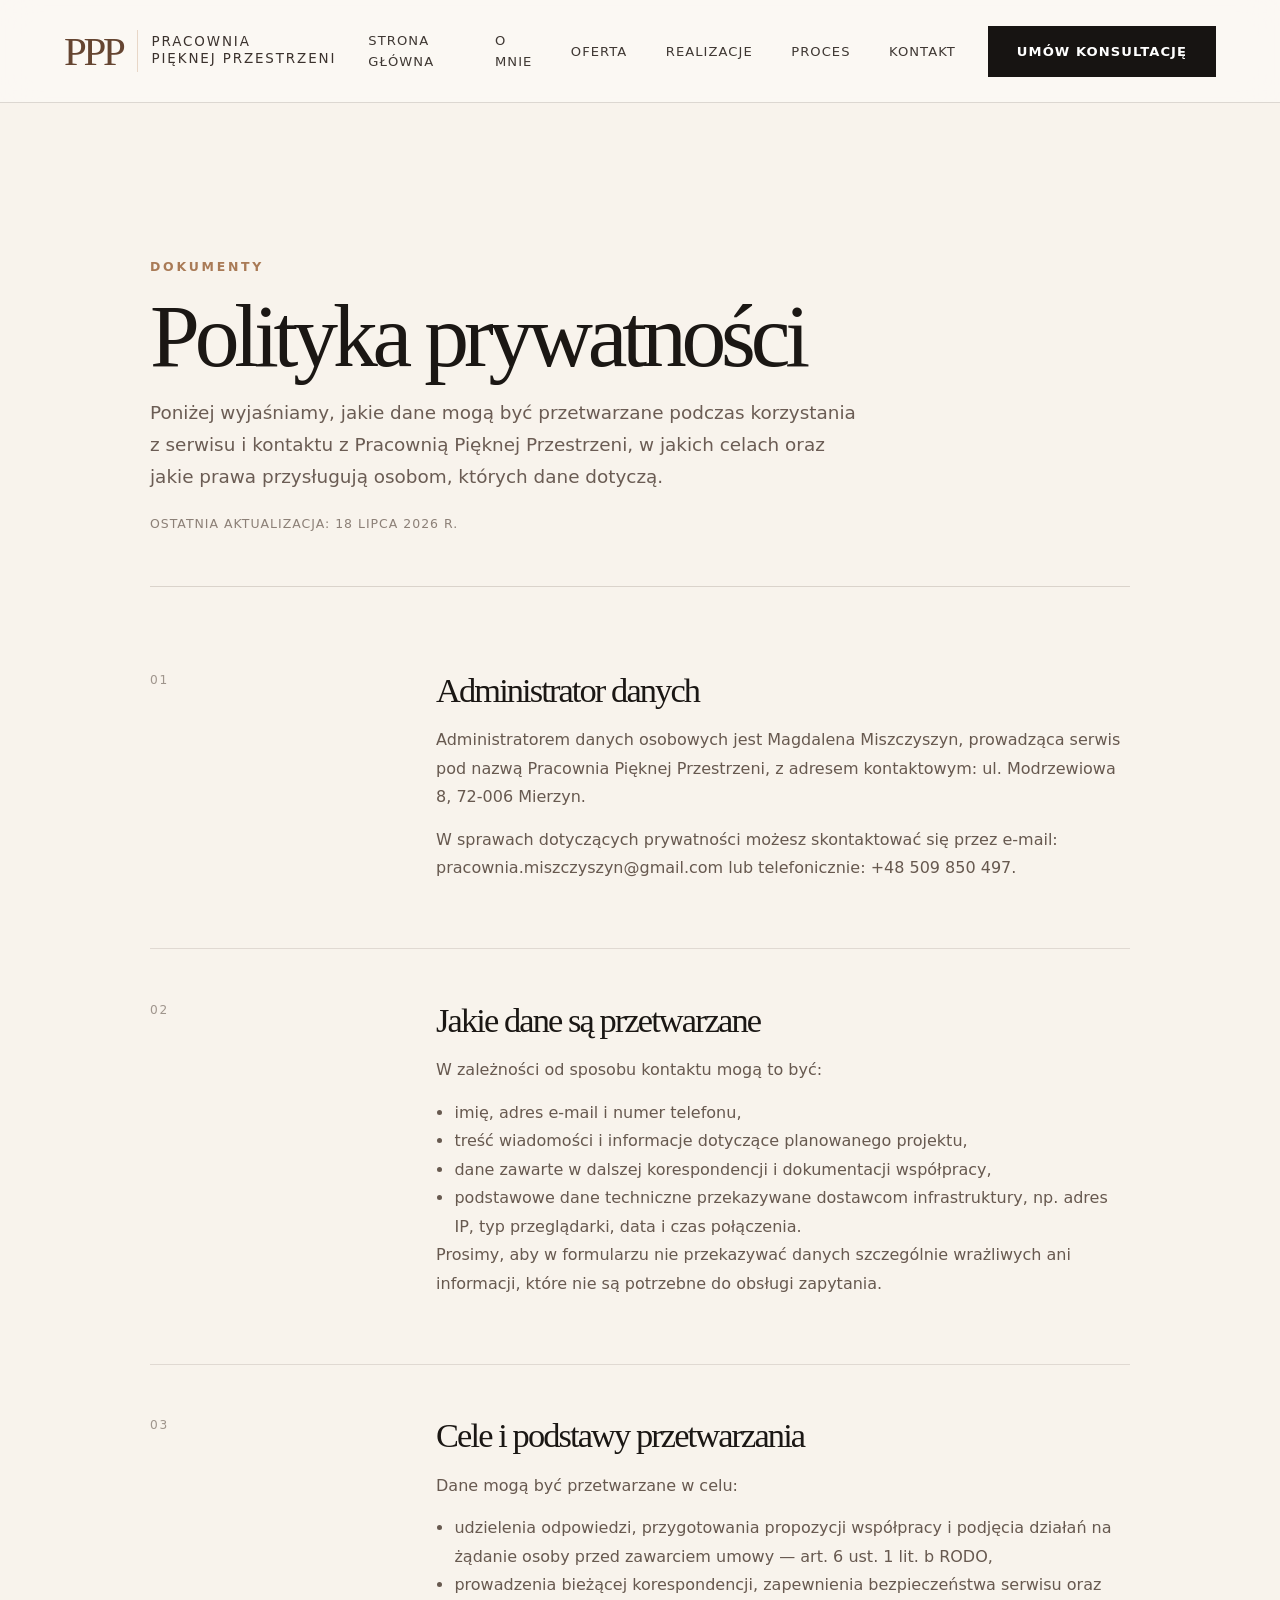
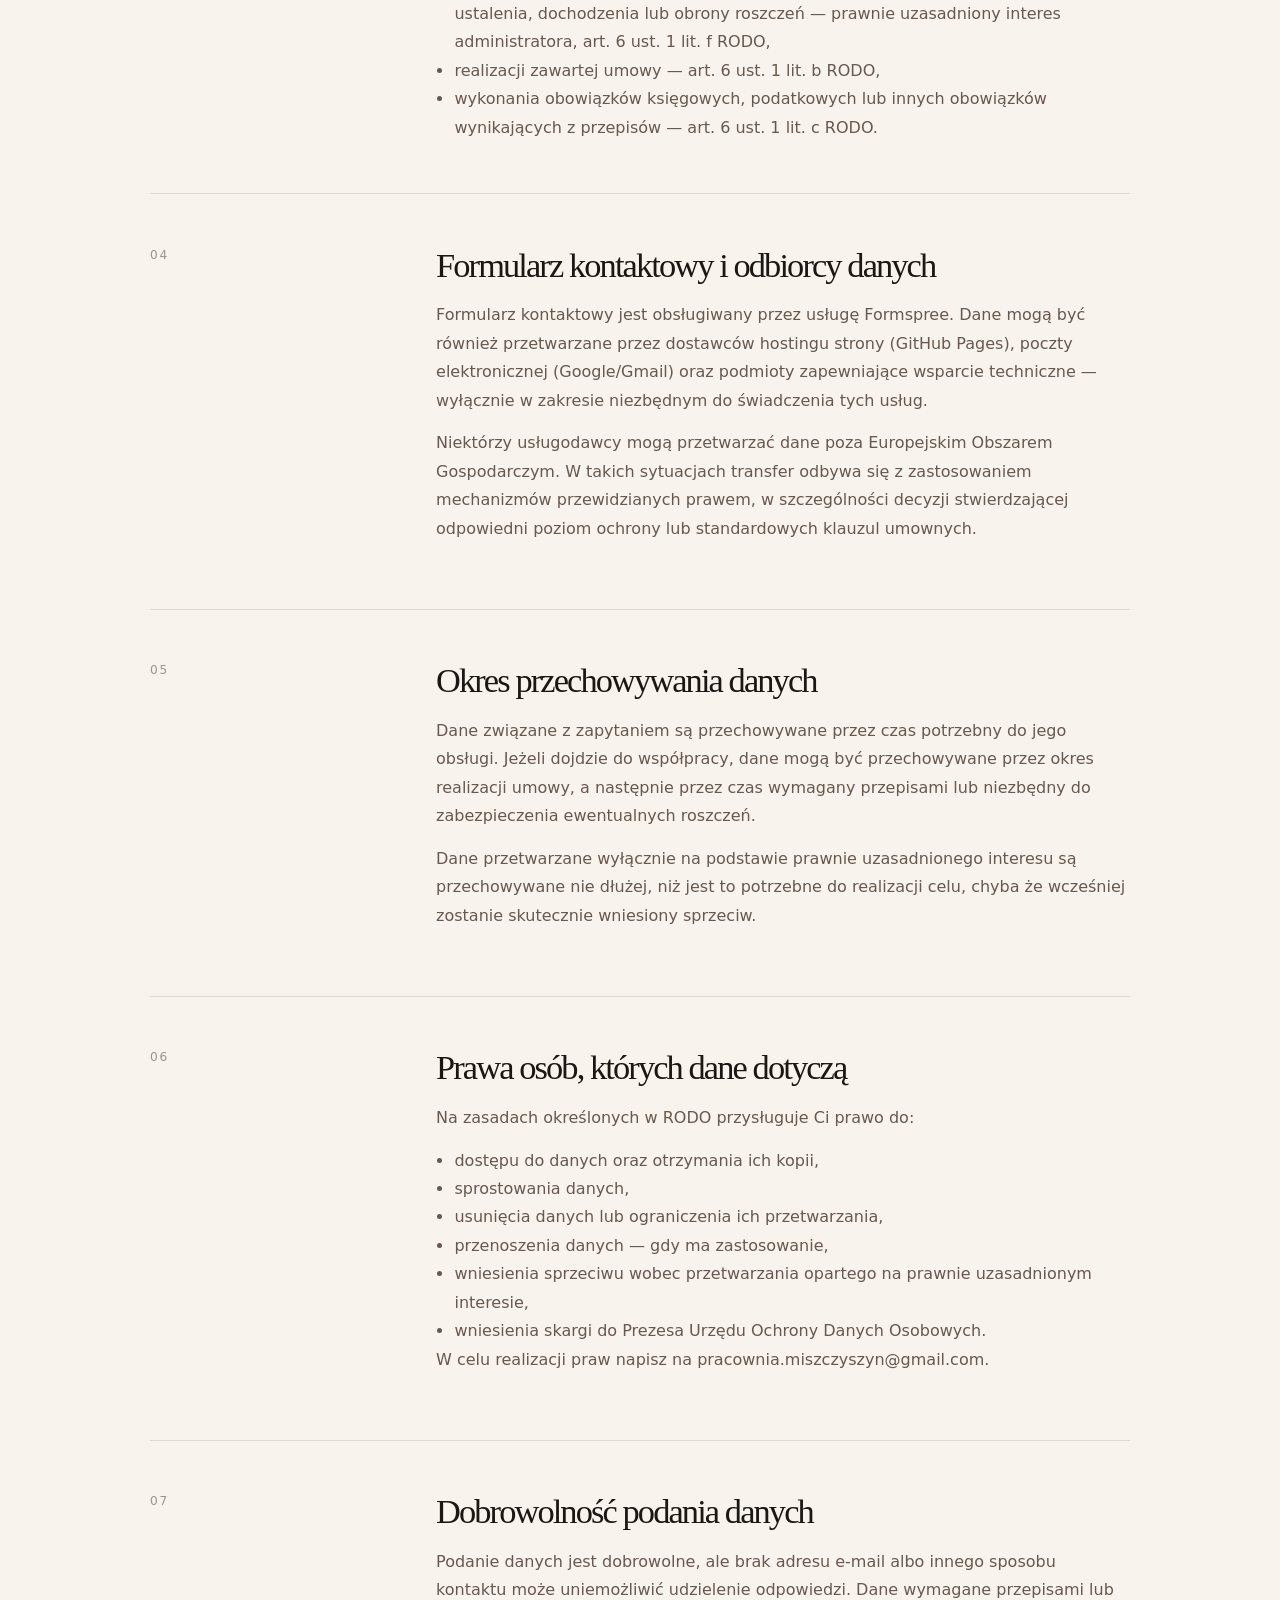
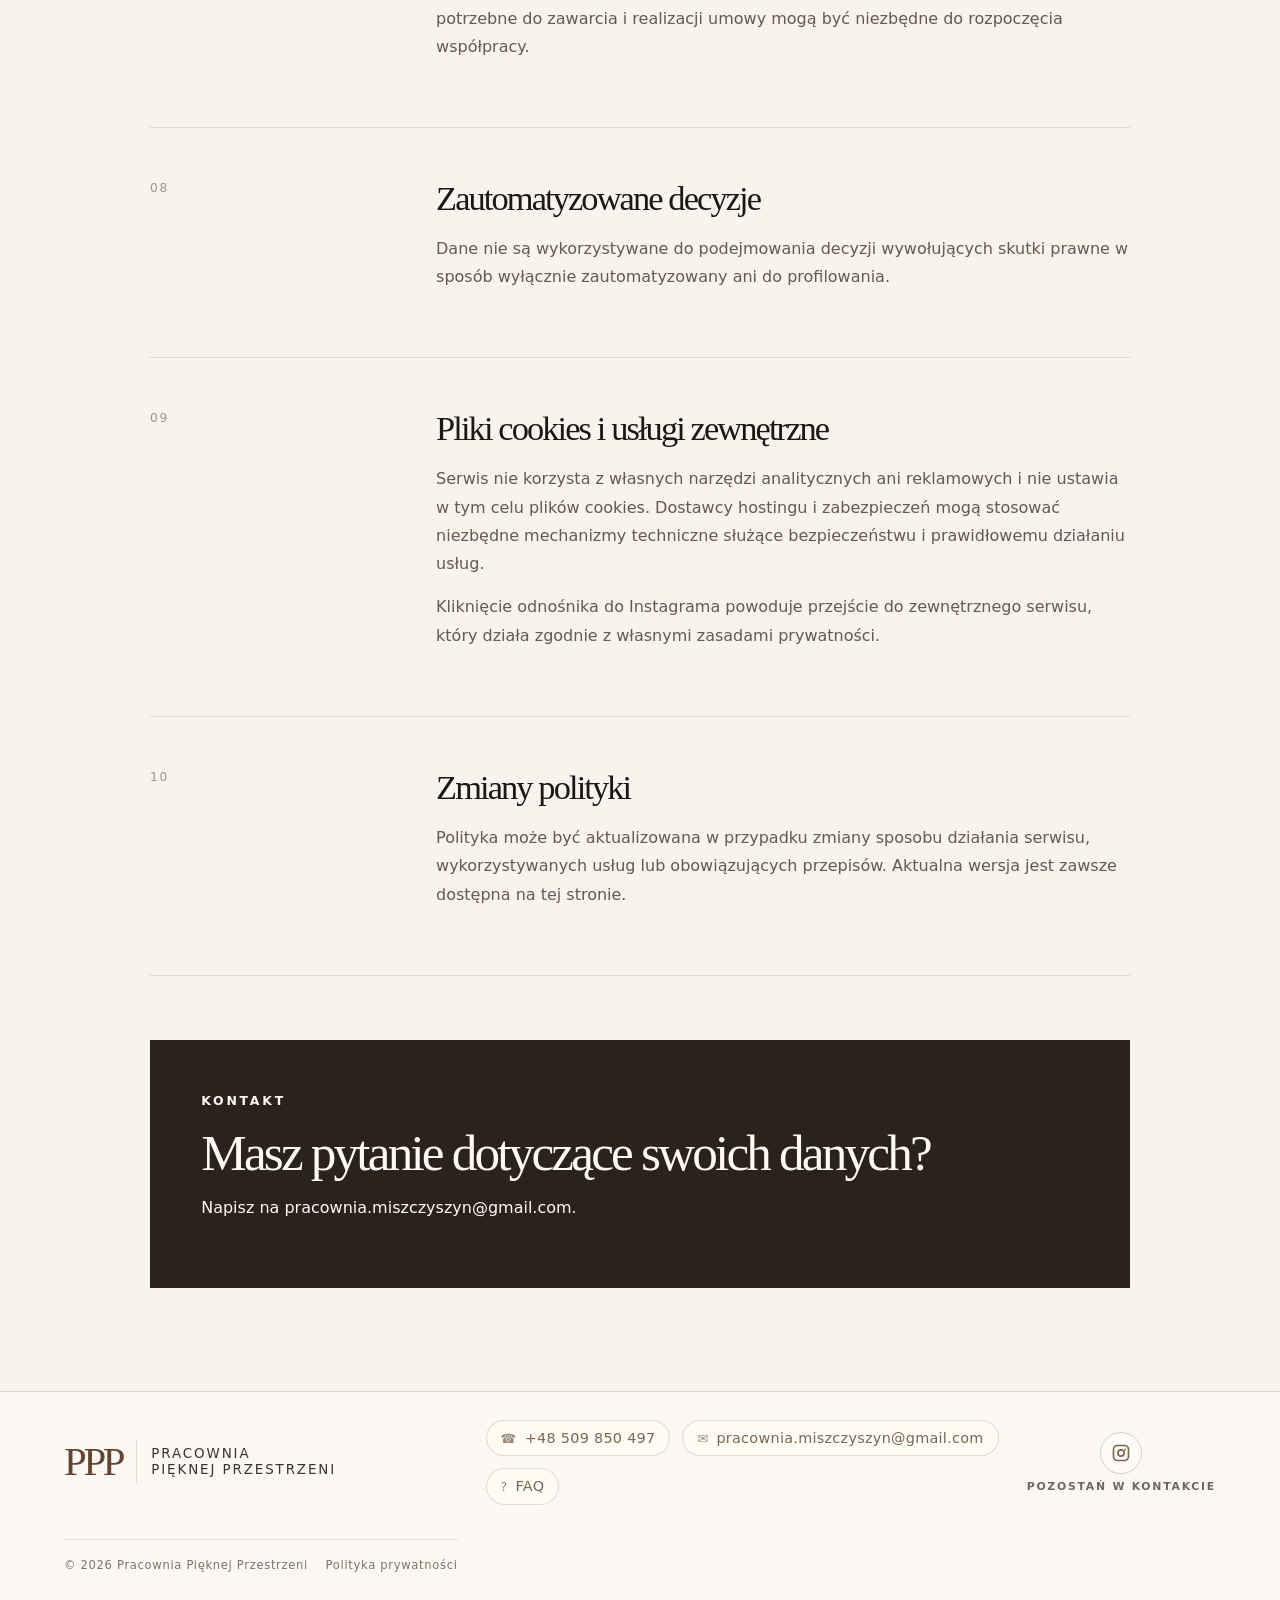
<file: polityka-prywatnosci.html>
<!doctype html>
<html lang="pl">
  <head>
    <meta charset="UTF-8" />
    <meta name="viewport" content="width=device-width, initial-scale=1.0" />
    <title>Polityka prywatności | Pracownia Pięknej Przestrzeni</title>
    <meta
      name="description"
      content="Polityka prywatności serwisu Pracowni Pięknej Przestrzeni — informacje o przetwarzaniu danych osobowych i formularzu kontaktowym."
    />
    <meta name="robots" content="noindex, follow" />
    <meta name="author" content="Magdalena Miszczyszyn" />
    <meta name="theme-color" content="#fbf8f3" />
    <link
      rel="canonical"
      href="https://ppp-miszczyszyn.pl/polityka-prywatnosci.html"
    />
    <link rel="stylesheet" href="styles.css?v=20260718-2343" />
    <link rel="icon" href="/assets/favicon.png?v=4" type="image/png" />
    <link rel="apple-touch-icon" href="/assets/favicon.png?v=4">
    <script src="script.js?v=20260718-footer-fix" defer></script>
  </head>

  <body>
    <header class="site-header" id="top">
      <a
        class="brand"
        href="index.html"
        aria-label="Pracownia Pięknej Przestrzeni"
      >
        <span class="brand__mark">PPP</span>
        <span class="brand__divider"></span>
        <span class="brand__text">Pracownia<br />Pięknej Przestrzeni</span>
      </a>

      <button
        class="nav-toggle"
        type="button"
        aria-expanded="false"
        aria-label="Otwórz menu"
      >
        <span></span>
        <span></span>
        <span></span>
      </button>

      <nav class="main-nav" aria-label="Główna nawigacja">
        <a href="index.html">Strona główna</a>
        <a href="o-mnie.html">O mnie</a>
        <a href="oferta.html">Oferta</a>
        <a href="realizacje.html">Realizacje</a>
        <a href="proces.html">Proces</a>
        <a href="kontakt.html">Kontakt</a>
      </nav>

      <a class="button button--dark header-cta" href="kontakt.html">
        Umów konsultację
      </a>
    </header>

    <main class="privacy-page">
      <header class="privacy-page__header reveal">
        <p class="eyebrow">Dokumenty</p>
        <h1>Polityka prywatności</h1>
        <p class="privacy-page__lead">
          Poniżej wyjaśniamy, jakie dane mogą być przetwarzane podczas
          korzystania z serwisu i kontaktu z Pracownią Pięknej Przestrzeni, w
          jakich celach oraz jakie prawa przysługują osobom, których dane
          dotyczą.
        </p>
        <span class="privacy-page__updated"
          >Ostatnia aktualizacja: 18 lipca 2026 r.</span
        >
      </header>

      <div class="privacy-page__content">
        <section class="privacy-section reveal">
          <div class="privacy-section__number">01</div>
          <div>
            <h2>Administrator danych</h2>
            <p>
              Administratorem danych osobowych jest Magdalena Miszczyszyn,
              prowadząca serwis pod nazwą Pracownia Pięknej Przestrzeni, z
              adresem kontaktowym: ul. Modrzewiowa 8, 72-006 Mierzyn.
            </p>
            <p>
              W sprawach dotyczących prywatności możesz skontaktować się przez
              e-mail:
              <a href="mailto:pracownia.miszczyszyn@gmail.com"
                >pracownia.miszczyszyn@gmail.com</a
              >
              lub telefonicznie: <a href="tel:+48509850497">+48 509 850 497</a>.
            </p>
          </div>
        </section>

        <section class="privacy-section reveal">
          <div class="privacy-section__number">02</div>
          <div>
            <h2>Jakie dane są przetwarzane</h2>
            <p>W zależności od sposobu kontaktu mogą to być:</p>
            <ul>
              <li>imię, adres e-mail i numer telefonu,</li>
              <li>
                treść wiadomości i informacje dotyczące planowanego projektu,
              </li>
              <li>
                dane zawarte w dalszej korespondencji i dokumentacji współpracy,
              </li>
              <li>
                podstawowe dane techniczne przekazywane dostawcom
                infrastruktury, np. adres IP, typ przeglądarki, data i czas
                połączenia.
              </li>
            </ul>
            <p>
              Prosimy, aby w formularzu nie przekazywać danych szczególnie
              wrażliwych ani informacji, które nie są potrzebne do obsługi
              zapytania.
            </p>
          </div>
        </section>

        <section class="privacy-section reveal">
          <div class="privacy-section__number">03</div>
          <div>
            <h2>Cele i podstawy przetwarzania</h2>
            <p>Dane mogą być przetwarzane w celu:</p>
            <ul>
              <li>
                udzielenia odpowiedzi, przygotowania propozycji współpracy i
                podjęcia działań na żądanie osoby przed zawarciem umowy — art. 6
                ust. 1 lit. b RODO,
              </li>
              <li>
                prowadzenia bieżącej korespondencji, zapewnienia bezpieczeństwa
                serwisu oraz ustalenia, dochodzenia lub obrony roszczeń —
                prawnie uzasadniony interes administratora, art. 6 ust. 1 lit. f
                RODO,
              </li>
              <li>realizacji zawartej umowy — art. 6 ust. 1 lit. b RODO,</li>
              <li>
                wykonania obowiązków księgowych, podatkowych lub innych
                obowiązków wynikających z przepisów — art. 6 ust. 1 lit. c RODO.
              </li>
            </ul>
          </div>
        </section>

        <section class="privacy-section reveal">
          <div class="privacy-section__number">04</div>
          <div>
            <h2>Formularz kontaktowy i odbiorcy danych</h2>
            <p>
              Formularz kontaktowy jest obsługiwany przez usługę Formspree. Dane
              mogą być również przetwarzane przez dostawców hostingu strony
              (GitHub Pages), poczty elektronicznej (Google/Gmail) oraz podmioty
              zapewniające wsparcie techniczne — wyłącznie w zakresie niezbędnym
              do świadczenia tych usług.
            </p>
            <p>
              Niektórzy usługodawcy mogą przetwarzać dane poza Europejskim
              Obszarem Gospodarczym. W takich sytuacjach transfer odbywa się z
              zastosowaniem mechanizmów przewidzianych prawem, w szczególności
              decyzji stwierdzającej odpowiedni poziom ochrony lub standardowych
              klauzul umownych.
            </p>
          </div>
        </section>

        <section class="privacy-section reveal">
          <div class="privacy-section__number">05</div>
          <div>
            <h2>Okres przechowywania danych</h2>
            <p>
              Dane związane z zapytaniem są przechowywane przez czas potrzebny
              do jego obsługi. Jeżeli dojdzie do współpracy, dane mogą być
              przechowywane przez okres realizacji umowy, a następnie przez czas
              wymagany przepisami lub niezbędny do zabezpieczenia ewentualnych
              roszczeń.
            </p>
            <p>
              Dane przetwarzane wyłącznie na podstawie prawnie uzasadnionego
              interesu są przechowywane nie dłużej, niż jest to potrzebne do
              realizacji celu, chyba że wcześniej zostanie skutecznie wniesiony
              sprzeciw.
            </p>
          </div>
        </section>

        <section class="privacy-section reveal">
          <div class="privacy-section__number">06</div>
          <div>
            <h2>Prawa osób, których dane dotyczą</h2>
            <p>Na zasadach określonych w RODO przysługuje Ci prawo do:</p>
            <ul>
              <li>dostępu do danych oraz otrzymania ich kopii,</li>
              <li>sprostowania danych,</li>
              <li>usunięcia danych lub ograniczenia ich przetwarzania,</li>
              <li>przenoszenia danych — gdy ma zastosowanie,</li>
              <li>
                wniesienia sprzeciwu wobec przetwarzania opartego na prawnie
                uzasadnionym interesie,
              </li>
              <li>
                wniesienia skargi do Prezesa Urzędu Ochrony Danych Osobowych.
              </li>
            </ul>
            <p>
              W celu realizacji praw napisz na
              <a href="mailto:pracownia.miszczyszyn@gmail.com"
                >pracownia.miszczyszyn@gmail.com</a
              >.
            </p>
          </div>
        </section>

        <section class="privacy-section reveal">
          <div class="privacy-section__number">07</div>
          <div>
            <h2>Dobrowolność podania danych</h2>
            <p>
              Podanie danych jest dobrowolne, ale brak adresu e-mail albo innego
              sposobu kontaktu może uniemożliwić udzielenie odpowiedzi. Dane
              wymagane przepisami lub potrzebne do zawarcia i realizacji umowy
              mogą być niezbędne do rozpoczęcia współpracy.
            </p>
          </div>
        </section>

        <section class="privacy-section reveal">
          <div class="privacy-section__number">08</div>
          <div>
            <h2>Zautomatyzowane decyzje</h2>
            <p>
              Dane nie są wykorzystywane do podejmowania decyzji wywołujących
              skutki prawne w sposób wyłącznie zautomatyzowany ani do
              profilowania.
            </p>
          </div>
        </section>

        <section class="privacy-section reveal">
          <div class="privacy-section__number">09</div>
          <div>
            <h2>Pliki cookies i usługi zewnętrzne</h2>
            <p>
              Serwis nie korzysta z własnych narzędzi analitycznych ani
              reklamowych i nie ustawia w tym celu plików cookies. Dostawcy
              hostingu i zabezpieczeń mogą stosować niezbędne mechanizmy
              techniczne służące bezpieczeństwu i prawidłowemu działaniu usług.
            </p>
            <p>
              Kliknięcie odnośnika do Instagrama powoduje przejście do
              zewnętrznego serwisu, który działa zgodnie z własnymi zasadami
              prywatności.
            </p>
          </div>
        </section>

        <section class="privacy-section reveal">
          <div class="privacy-section__number">10</div>
          <div>
            <h2>Zmiany polityki</h2>
            <p>
              Polityka może być aktualizowana w przypadku zmiany sposobu
              działania serwisu, wykorzystywanych usług lub obowiązujących
              przepisów. Aktualna wersja jest zawsze dostępna na tej stronie.
            </p>
          </div>
        </section>

        <section
          class="privacy-contact reveal"
          aria-labelledby="privacy-contact-title"
        >
          <p class="eyebrow">Kontakt</p>
          <h2 id="privacy-contact-title">
            Masz pytanie dotyczące swoich danych?
          </h2>
          <p>
            Napisz na
            <a href="mailto:pracownia.miszczyszyn@gmail.com"
              >pracownia.miszczyszyn@gmail.com</a
            >.
          </p>
        </section>
      </div>
    </main>

    <footer class="site-footer">
      <a
        class="brand brand--footer"
        href="index.html"
        aria-label="Pracownia Pięknej Przestrzeni"
      >
        <span class="brand__mark">PPP</span>
        <span class="brand__divider"></span>
        <span class="brand__text">Pracownia<br />Pięknej Przestrzeni</span>
      </a>

      <div class="footer-contact">
        <a
          class="footer-contact__item"
          href="tel:+48509850497"
          aria-label="Zadzwoń do Pracowni Pięknej Przestrzeni"
        >
          <span class="footer-contact__icon">☎</span>
          <span>+48 509 850 497</span>
        </a>
        <a
          class="footer-contact__item"
          href="mailto:pracownia.miszczyszyn@gmail.com"
          aria-label="Napisz e-mail do Pracowni Pięknej Przestrzeni"
        >
          <span class="footer-contact__icon">✉</span>
          <span>pracownia.miszczyszyn@gmail.com</span>
        </a>
        <a
          class="footer-contact__item"
          href="faq.html"
          aria-label="Najczęściej zadawane pytania"
        >
          <span class="footer-contact__icon" aria-hidden="true">?</span>
          <span>FAQ</span>
        </a>
      </div>

      <div class="footer-social" aria-label="Social media">
        <a
          href="https://www.instagram.com/ppp.magda.miszczyszyn"
          target="_blank"
          rel="noopener noreferrer"
          aria-label="Instagram Pracowni Pięknej Przestrzeni"
        >
          <svg
            class="footer-social__icon"
            viewBox="0 0 24 24"
            aria-hidden="true"
            focusable="false"
          >
            <path
              d="M7.75 2h8.5A5.76 5.76 0 0 1 22 7.75v8.5A5.76 5.76 0 0 1 16.25 22h-8.5A5.76 5.76 0 0 1 2 16.25v-8.5A5.76 5.76 0 0 1 7.75 2Zm0 2A3.75 3.75 0 0 0 4 7.75v8.5A3.75 3.75 0 0 0 7.75 20h8.5A3.75 3.75 0 0 0 20 16.25v-8.5A3.75 3.75 0 0 0 16.25 4h-8.5Zm4.25 3.25A4.75 4.75 0 1 1 7.25 12 4.75 4.75 0 0 1 12 7.25Zm0 2A2.75 2.75 0 1 0 14.75 12 2.75 2.75 0 0 0 12 9.25Zm5-2.25a1 1 0 1 1-1 1 1 1 0 0 1 1-1Z"
            />
          </svg>
        </a>
        <span class="footer-social__label">Pozostań w kontakcie</span>
      </div>

      <div class="footer-legal">
        <span>© 2026 Pracownia Pięknej Przestrzeni</span>
        <a href="polityka-prywatnosci.html">Polityka prywatności</a>
      </div>
    </footer>
  </body>
</html>
</file>
<file: styles.css>
:root {
  --bg: #f7f2ea;
  --bg-soft: #fbf8f3;
  --paper: #fffdf9;
  --ink: #1b1714;
  --muted: #6f665f;
  --line: rgba(56, 43, 35, 0.16);
  --accent: #a97a56;
  --accent-soft: #e8d7c7;
  --dark: #171412;
  --shadow: 0 24px 70px rgba(57, 42, 31, 0.11);
  --serif: Georgia, "Times New Roman", Times, serif;
  --sans: Inter, ui-sans-serif, system-ui, -apple-system, BlinkMacSystemFont, "Segoe UI", sans-serif;
}

* {
  box-sizing: border-box;
}

html {
  scroll-behavior: smooth;
}

body {
  margin: 0;
  background: var(--bg-soft);
  color: var(--ink);
  font-family: var(--sans);
  line-height: 1.6;
  text-rendering: optimizeLegibility;
}

img {
  display: block;
  max-width: 100%;
}

a {
  color: inherit;
  text-decoration: none;
}

button,
input,
textarea {
  font: inherit;
}

.site-header {
  position: sticky;
  top: 0;
  z-index: 20;
  display: grid;
  grid-template-columns: auto 1fr auto;
  align-items: center;
  gap: 32px;
  min-height: 82px;
  padding: 18px clamp(22px, 5vw, 72px);
  background: rgba(251, 248, 243, 0.88);
  border-bottom: 1px solid var(--line);
  backdrop-filter: blur(18px);
}

.site-header {
  transition: transform 0.35s ease, background-color 0.35s ease, box-shadow 0.35s ease;
  will-change: transform;
}

.site-header.is-hidden {
  transform: translateY(-110%);
}

.site-header.is-scrolled {
  background: rgba(251, 248, 243, 0.92);
  box-shadow: 0 12px 35px rgba(52, 43, 35, 0.08);
}

.site-header.nav-open,
.site-header:focus-within {
  transform: translateY(0);
}

@media (prefers-reduced-motion: reduce) {
  .site-header {
    transition: none;
  }
}

.brand {
  display: inline-flex;
  align-items: center;
  gap: 14px;
  min-width: max-content;
}

.brand__mark {
  font-family: var(--serif);
  font-size: clamp(2rem, 3.2vw, 3.1rem);
  line-height: 0.85;
  letter-spacing: -0.08em;
  color: #654531;
}

.brand__divider {
  width: 1px;
  height: 42px;
  background: var(--accent-soft);
}

.brand__text {
  font-size: 0.84rem;
  line-height: 1.25;
  letter-spacing: 0.14em;
  text-transform: uppercase;
  color: #3b322d;
}

.main-nav {
  justify-self: center;
  display: flex;
  align-items: center;
  gap: clamp(18px, 3vw, 42px);
  font-size: 0.82rem;
  letter-spacing: 0.08em;
  text-transform: uppercase;
}

.main-nav a {
  position: relative;
  padding: 12px 0;
  color: #3f3833;
}

.main-nav a::after {
  content: "";
  position: absolute;
  left: 0;
  bottom: 5px;
  width: 100%;
  height: 1px;
  transform: scaleX(0);
  transform-origin: right;
  background: var(--ink);
  transition: transform 220ms ease;
}

.main-nav a:hover::after,
.main-nav a.is-active::after,
.main-nav a[aria-current="page"]::after {
  transform: scaleX(1);
  transform-origin: left;
}

.nav-toggle {
  display: none;
  width: 46px;
  height: 44px;
  border: 1px solid var(--line);
  border-radius: 0;
  background: transparent;
  cursor: pointer;
}

.nav-toggle span {
  display: block;
  width: 19px;
  height: 1.5px;
  margin: 5px auto;
  background: var(--ink);
  transition: transform 220ms ease, opacity 220ms ease;
}

.nav-toggle.is-open span:nth-child(1) {
  transform: translateY(6.5px) rotate(45deg);
}

.nav-toggle.is-open span:nth-child(2) {
  opacity: 0;
}

.nav-toggle.is-open span:nth-child(3) {
  transform: translateY(-6.5px) rotate(-45deg);
}

.section-pad,
.section,
.about,
.contact-cta,
.page-hero,
.page-intro,
.page-split,
.process,
.full-gallery,
.contact-page {
  padding-inline: clamp(22px, 8vw, 112px);
}

.hero {
  display: grid;
  grid-template-columns: minmax(320px, 0.86fr) minmax(420px, 1.24fr);
  align-items: stretch;
  min-height: min(810px, calc(100vh - 82px));
  padding-top: clamp(34px, 6vw, 84px);
  padding-bottom: clamp(36px, 6vw, 86px);
  background:
    radial-gradient(circle at 16% 26%, rgba(255, 255, 255, 0.94), rgba(251, 248, 243, 0) 38%),
    linear-gradient(90deg, var(--bg-soft) 0 47%, #e8ded2 47% 100%);
}

.hero__content {
  align-self: center;
  max-width: 650px;
  padding-right: clamp(12px, 4vw, 70px);
}

.eyebrow {
  margin: 0 0 15px;
  font-size: 0.78rem;
  font-weight: 600;
  letter-spacing: 0.22em;
  text-transform: uppercase;
  color: var(--accent);
}

h1,
h2,
h3 {
  margin: 0;
  font-family: var(--serif);
  font-weight: 400;
  line-height: 1.05;
  color: var(--ink);
}

h1 {
  max-width: 720px;
  font-size: clamp(3.35rem, 6.2vw, 7.2rem);
  letter-spacing: -0.058em;
}

h2 {
  font-size: clamp(2.35rem, 4vw, 5rem);
  letter-spacing: -0.055em;
}

h3 {
  font-size: clamp(1.35rem, 1.45vw, 1.8rem);
  letter-spacing: -0.035em;
}

.hero__lead {
  max-width: 510px;
  margin: 24px 0 34px;
  font-size: clamp(1rem, 1.1vw, 1.16rem);
  color: var(--muted);
}

.hero__actions,
.contact-actions {
  display: flex;
  flex-wrap: wrap;
  gap: 16px;
}

.button {
  display: inline-flex;
  justify-content: center;
  align-items: center;
  min-height: 50px;
  padding: 14px 28px;
  border: 1px solid transparent;
  font-size: 0.82rem;
  font-weight: 650;
  letter-spacing: 0.08em;
  text-transform: uppercase;
  transition: transform 200ms ease, background 200ms ease, color 200ms ease, border-color 200ms ease;
}

.button:hover {
  transform: translateY(-2px);
}

.button--dark {
  background: var(--dark);
  color: #fff;
}

.button--dark:hover {
  background: #3a302a;
}

.button--light,
.button--outline {
  border-color: rgba(27, 23, 20, 0.36);
  background: rgba(255, 255, 255, 0.42);
  color: var(--ink);
}

.button--light:hover,
.button--outline:hover {
  border-color: var(--ink);
  background: #fff;
}

.hero__image {
  align-self: stretch;
  min-height: 560px;
  overflow: hidden;
  box-shadow: var(--shadow);
}

.hero__image img {
  width: 100%;
  height: 100%;
  object-fit: cover;
}

.intro-strip {
  display: grid;
  grid-template-columns: repeat(3, 1fr);
  gap: 1px;
  margin-inline: clamp(22px, 8vw, 112px);
  margin-top: -38px;
  position: relative;
  z-index: 4;
  background: var(--line);
  box-shadow: var(--shadow);
}

.intro-strip div {
  padding: clamp(22px, 3vw, 34px);
  background: var(--paper);
}

.intro-strip strong {
  display: block;
  margin-bottom: 7px;
  font-family: var(--serif);
  font-size: 1.3rem;
  font-weight: 400;
}

.intro-strip span {
  color: var(--muted);
  font-size: 0.94rem;
}

.page-hero {
  min-height: min(560px, calc(74vh - 82px));
  display: grid;
  grid-template-columns: minmax(320px, 0.95fr) minmax(360px, 1.05fr);
  gap: clamp(34px, 6vw, 86px);
  align-items: center;
  padding-top: clamp(58px, 8vw, 118px);
  padding-bottom: clamp(58px, 8vw, 118px);
  background:
    radial-gradient(circle at 14% 20%, rgba(255, 255, 255, 0.86), rgba(251, 248, 243, 0) 36%),
    linear-gradient(90deg, var(--bg-soft) 0 56%, #e8ded2 56% 100%);
}

.page-hero--compact {
  min-height: auto;
}

.page-hero__content {
  max-width: 740px;
}

.page-hero__content p:not(.eyebrow) {
  max-width: 590px;
  margin: 24px 0 0;
  color: var(--muted);
  font-size: clamp(1rem, 1.1vw, 1.15rem);
}

.page-hero__image {
  min-height: 430px;
  overflow: hidden;
  box-shadow: var(--shadow);
}

.page-hero__image img {
  width: 100%;
  height: 100%;
  object-fit: cover;
}

.page-intro {
  display: grid;
  grid-template-columns: minmax(280px, 0.78fr) minmax(360px, 1.22fr);
  gap: clamp(36px, 7vw, 96px);
  padding-top: clamp(70px, 8vw, 124px);
  padding-bottom: clamp(70px, 8vw, 124px);
  background: var(--paper);
}

.page-intro__lead {
  margin: 0;
  color: var(--muted);
  font-size: clamp(1.08rem, 1.45vw, 1.46rem);
  line-height: 1.55;
}

.page-intro__text p {
  margin: 0 0 20px;
  color: var(--muted);
}

.page-intro__text p:last-child {
  margin-bottom: 0;
}

.page-split {
  display: grid;
  grid-template-columns: minmax(320px, 1fr) minmax(320px, 1fr);
  gap: clamp(34px, 6vw, 86px);
  align-items: center;
  padding-top: clamp(70px, 8vw, 124px);
  padding-bottom: clamp(70px, 8vw, 124px);
  background: var(--bg-soft);
}

.page-split--reverse .page-split__image {
  order: 2;
}

.page-split__image img {
  width: 100%;
  max-height: 680px;
  object-fit: cover;
  box-shadow: var(--shadow);
}

.page-split__content p:not(.eyebrow) {
  margin: 22px 0 0;
  color: var(--muted);
}

.page-split__content .button {
  margin-top: 34px;
}

.process {
  padding-top: clamp(70px, 8vw, 124px);
  padding-bottom: clamp(70px, 8vw, 124px);
  background: #f4eee5;
}

.process__top {
  display: flex;
  justify-content: space-between;
  align-items: end;
  gap: 28px;
  margin-bottom: clamp(34px, 5vw, 64px);
}

.process__top p:not(.eyebrow) {
  max-width: 520px;
  margin: 0;
  color: var(--muted);
}

.process-grid {
  display: grid;
  grid-template-columns: repeat(4, 1fr);
  border-top: 1px solid var(--line);
  border-left: 1px solid var(--line);
}

.process-card {
  min-height: 230px;
  padding: clamp(24px, 3vw, 40px);
  border-right: 1px solid var(--line);
  border-bottom: 1px solid var(--line);
  background: rgba(255, 255, 255, 0.32);
}

.process-card span {
  display: block;
  margin-bottom: 18px;
  color: var(--accent);
  font-size: 0.78rem;
  letter-spacing: 0.18em;
}

.process-card h3 {
  margin-bottom: 12px;
}

.process-card p {
  margin: 0;
  color: var(--muted);
  font-size: 0.92rem;
}

.full-gallery {
  padding-top: clamp(70px, 8vw, 124px);
  padding-bottom: clamp(70px, 8vw, 124px);
  background: var(--bg-soft);
}

.full-gallery__top {
  max-width: 840px;
  margin-bottom: clamp(34px, 5vw, 64px);
}

.full-gallery__top p:not(.eyebrow) {
  margin: 22px 0 0;
  color: var(--muted);
}

.gallery-grid {
  display: grid;
  grid-template-columns: repeat(4, 1fr);
  gap: clamp(14px, 1.8vw, 26px);
}

.gallery-grid img {
  width: 100%;
  aspect-ratio: 0.86 / 1;
  object-fit: cover;
  box-shadow: 0 1px 0 var(--line);
}

.gallery-grid img:nth-child(3n + 1) {
  aspect-ratio: 1.12 / 1;
}

.contact-page {
  display: grid;
  grid-template-columns: minmax(300px, 0.82fr) minmax(340px, 1.18fr);
  gap: clamp(34px, 6vw, 86px);
  padding-top: clamp(70px, 8vw, 124px);
  padding-bottom: clamp(70px, 8vw, 124px);
  background: var(--bg-soft);
}

.contact-page__details {
  display: flex;
  flex-wrap: wrap;
  gap: 12px;
  margin-top: 26px;
}

.contact-page__detail {
  display: inline-flex;
  align-items: baseline;
  gap: 8px;
  padding: 12px 16px;
  border: 1px solid rgba(122, 103, 82, 0.22);
  border-radius: 999px;
  color: #7a6752;
  background: rgba(255, 252, 247, 0.7);
  box-shadow: 0 12px 28px rgba(58, 43, 31, 0.06);
  font-size: 0.92rem;
  font-weight: 650;
  letter-spacing: 0.02em;
  line-height: 1;
  text-decoration: none;
  transition: color 0.25s ease, background 0.25s ease, border-color 0.25s ease, transform 0.25s ease, box-shadow 0.25s ease;
}

.contact-page__detail:hover {
  color: #f8f1e8;
  background: #7a6752;
  border-color: #7a6752;
  box-shadow: 0 18px 36px rgba(58, 43, 31, 0.12);
  transform: translateY(-2px);
}

.contact-page__detail--static {
  cursor: default;
}

.contact-page__detail--static:hover {
  color: #7a6752;
  background: rgba(255, 252, 247, 0.7);
  border-color: rgba(122, 103, 82, 0.22);
  box-shadow: 0 12px 28px rgba(58, 43, 31, 0.06);
  transform: none;
}

.contact-page__detail-icon {
  display: inline;
  width: auto;
  height: auto;
  font-size: 0.88em;
  line-height: inherit;
  opacity: 0.78;
  transform: translateY(-0.02em);
}

.contact-page .contact-form {
  background: var(--paper);
}

.section {
  padding-top: clamp(70px, 8vw, 130px);
  padding-bottom: clamp(70px, 8vw, 130px);
}

.section--offer {
  display: grid;
  grid-template-columns: minmax(280px, 0.72fr) minmax(520px, 1.28fr);
  gap: clamp(36px, 7vw, 98px);
  background: var(--bg-soft);
}

.section__heading p:not(.eyebrow) {
  max-width: 520px;
  margin: 24px 0 30px;
  color: var(--muted);
}

.services-grid {
  display: grid;
  grid-template-columns: repeat(3, 1fr);
  border-top: 1px solid var(--line);
  border-left: 1px solid var(--line);
}

.service-card {
  min-height: 215px;
  padding: clamp(22px, 3vw, 38px);
  border-right: 1px solid var(--line);
  border-bottom: 1px solid var(--line);
  background: rgba(255, 255, 255, 0.34);
}

.service-card__number {
  display: block;
  margin-bottom: 8px;
  color: var(--accent);
  font-size: 0.78rem;
  letter-spacing: 0.18em;
}

.service-card__icon {
  display: block;
  margin-bottom: 18px;
  color: var(--accent);
  font-family: var(--serif);
  font-size: 2.5rem;
  line-height: 1;
}

.service-card h3 {
  margin-bottom: 9px;
  font-family: var(--sans);
  font-size: 0.98rem;
  font-weight: 720;
  line-height: 1.3;
  letter-spacing: 0;
}

.service-card p {
  margin: 0;
  color: var(--muted);
  font-size: 0.92rem;
}

.projects {
  background: #f4eee5;
}

.projects__top {
  display: flex;
  align-items: end;
  justify-content: space-between;
  gap: 24px;
  margin-bottom: clamp(28px, 4vw, 54px);
}

.text-link {
  font-size: 0.82rem;
  font-weight: 650;
  letter-spacing: 0.12em;
  text-transform: uppercase;
}

.text-link span {
  display: inline-block;
  margin-left: 7px;
  transition: transform 200ms ease;
}

.text-link:hover span {
  transform: translateX(5px);
}

.project-grid {
  display: grid;
  grid-template-columns: repeat(3, 1fr);
  gap: clamp(18px, 2.2vw, 34px);
}

.project-card {
  background: var(--paper);
  box-shadow: 0 1px 0 var(--line);
  overflow: hidden;
}

.project-card img {
  width: 100%;
  aspect-ratio: 1.16 / 1;
  object-fit: cover;
  transition: transform 550ms ease;
}

.project-card:hover img {
  transform: scale(1.04);
}

.project-card__body {
  padding: 22px 24px 27px;
}

.project-card__body h3 {
  margin-bottom: 8px;
  font-size: 1.35rem;
}

.project-card__body p {
  margin: 0 0 16px;
  color: var(--muted);
  font-size: 0.93rem;
}

.project-card__body a {
  font-size: 0.8rem;
  font-weight: 650;
  letter-spacing: 0.08em;
  text-transform: uppercase;
}

.about {
  position: relative;
  display: grid;
  grid-template-columns: minmax(320px, 0.84fr) minmax(320px, 1.16fr);
  gap: clamp(38px, 7vw, 96px);
  align-items: center;
  padding-top: clamp(74px, 8vw, 132px);
  padding-bottom: clamp(74px, 8vw, 132px);
  overflow: hidden;
  background: var(--bg-soft);
}

.about__image img {
  width: 100%;
  max-height: 660px;
  object-fit: cover;
  filter: grayscale(100%);
  box-shadow: var(--shadow);
}

.about__content {
  max-width: 680px;
}

.about__content p:not(.eyebrow) {
  color: var(--muted);
  margin: 22px 0 0;
}

.about__content .button {
  margin-top: 34px;
}

.about__watermark {
  position: absolute;
  right: 5vw;
  bottom: 4vw;
  font-family: var(--serif);
  font-size: clamp(6rem, 13vw, 16rem);
  line-height: 0.8;
  letter-spacing: -0.12em;
  color: rgba(169, 122, 86, 0.13);
  pointer-events: none;
}

.values {
  background: #fbf8f3;
}

.values__heading {
  text-align: center;
  max-width: 820px;
  margin: 0 auto clamp(34px, 5vw, 64px);
}

.values-grid {
  display: grid;
  grid-template-columns: repeat(5, 1fr);
  border-block: 1px solid var(--line);
}

.value-card {
  min-height: 210px;
  padding: clamp(22px, 2.8vw, 38px) clamp(16px, 2vw, 24px);
  text-align: center;
  border-right: 1px solid var(--line);
}

.value-card:last-child {
  border-right: 0;
}

.value-card span {
  display: block;
  margin-bottom: 18px;
  color: var(--accent);
  font-family: var(--serif);
  font-size: 2.4rem;
  line-height: 1;
}

.value-card h3 {
  margin-bottom: 10px;
  font-family: var(--sans);
  font-size: 0.98rem;
  font-weight: 720;
  letter-spacing: 0;
}

.value-card p {
  margin: 0 auto;
  max-width: 220px;
  color: var(--muted);
  font-size: 0.9rem;
}

.contact-cta {
  display: grid;
  grid-template-columns: minmax(320px, 0.9fr) minmax(320px, 0.72fr);
  gap: clamp(32px, 6vw, 84px);
  align-items: center;
  padding-top: clamp(70px, 8vw, 120px);
  padding-bottom: clamp(70px, 8vw, 120px);
  background:
    linear-gradient(90deg, rgba(91, 64, 43, 0.72), rgba(188, 162, 132, 0.44)),
    url("assets/naturalne-cieplo.webp") center/cover;
  color: #fff;
}

.contact-cta .eyebrow,
.contact-cta h2,
.contact-cta p {
  color: #fff;
}

.contact-cta__content p:not(.eyebrow) {
  max-width: 640px;
  margin: 24px 0 32px;
  color: rgba(255, 255, 255, 0.84);
}

.contact-form {
  padding: clamp(24px, 4vw, 44px);
  background: rgba(255, 253, 249, 0.92);
  color: var(--ink);
  box-shadow: var(--shadow);
}

.contact-form label {
  display: block;
  margin-bottom: 18px;
  font-size: 0.78rem;
  font-weight: 700;
  letter-spacing: 0.12em;
  text-transform: uppercase;
}

.contact-form input,
.contact-form textarea {
  width: 100%;
  margin-top: 8px;
  border: 0;
  border-bottom: 1px solid rgba(27, 23, 20, 0.26);
  background: transparent;
  padding: 12px 0;
  color: var(--ink);
  outline: 0;
  resize: vertical;
}

.contact-form input:focus,
.contact-form textarea:focus {
  border-color: var(--accent);
}

.form-note {
  margin: 15px 0 0;
  color: var(--muted);
  font-size: 0.78rem;
}

.site-footer {
  display: grid;
  grid-template-columns: auto 1fr auto;
  align-items: center;
  gap: 28px;
  padding: 28px clamp(22px, 5vw, 72px);
  border-top: 1px solid var(--line);
  background: var(--bg-soft);
}

.brand--footer .brand__mark {
  font-size: 2.55rem;
}

.footer-contact {
  display: flex;
  align-items: center;
  gap: 12px;
  flex-wrap: wrap;
}

.footer-contact__item {
  display: inline-flex;
  align-items: baseline;
  gap: 8px;
  padding: 10px 14px;
  border: 1px solid rgba(122, 103, 82, 0.22);
  border-radius: 999px;
  color: #7a6752;
  background: rgba(255, 252, 247, 0.68);
  text-decoration: none;
  font-size: 0.9rem;
  letter-spacing: 0.02em;
  line-height: 1;
  transition: color 0.25s ease, background 0.25s ease, border-color 0.25s ease, transform 0.25s ease;
}

.footer-contact__item:hover {
  color: #f8f1e8;
  background: #7a6752;
  border-color: #7a6752;
  transform: translateY(-2px);
}

.footer-contact__icon {
  display: inline;
  font-size: 0.88em;
  line-height: inherit;
  opacity: 0.78;
  transform: translateY(-0.02em);
}

.footer-social {
  display: grid;
  justify-items: center;
  gap: 8px;
}

.footer-social__label {
  color: var(--muted);
  font-size: 0.68rem;
  font-weight: 650;
  letter-spacing: 0.16em;
  line-height: 1;
  text-transform: uppercase;
  white-space: nowrap;
}

.footer-social a {
  display: inline-flex;
  align-items: center;
  justify-content: center;
  width: 42px;
  height: 42px;
  border: 1px solid rgba(122, 103, 82, 0.28);
  border-radius: 999px;
  color: #7a6752;
  background: rgba(255, 252, 247, 0.72);
  transition: color 0.25s ease, background 0.25s ease, border-color 0.25s ease, transform 0.25s ease;
}

.footer-social a:hover {
  color: #f8f1e8;
  background: #7a6752;
  border-color: #7a6752;
  transform: translateY(-2px);
}

.footer-social__icon {
  width: 20px;
  height: 20px;
  display: block;
  fill: currentColor;
}

.reveal {
  opacity: 0;
  transform: translateY(26px);
  transition: opacity 650ms ease, transform 650ms ease;
}

.reveal.is-visible {
  opacity: 1;
  transform: translateY(0);
}

.reveal--delay {
  transition-delay: 120ms;
}

@media (max-width: 1100px) {
  .site-header {
    grid-template-columns: auto auto 1fr;
    gap: 16px;
  }

  .nav-toggle {
    display: block;
    justify-self: end;
    order: 3;
  }

  .header-cta {
    justify-self: end;
    order: 2;
    min-height: 44px;
    padding-inline: 18px;
  }

  .main-nav {
    position: fixed;
    inset: 82px 0 auto;
    display: grid;
    justify-items: start;
    gap: 0;
    padding: 18px 22px 26px;
    background: rgba(251, 248, 243, 0.98);
    border-bottom: 1px solid var(--line);
    box-shadow: var(--shadow);
    transform: translateY(-118%);
    opacity: 0;
    pointer-events: none;
    transition: transform 250ms ease, opacity 250ms ease;
  }

  .main-nav.is-open {
    transform: translateY(0);
    opacity: 1;
    pointer-events: auto;
  }

  .main-nav a {
    width: 100%;
    padding: 14px 0;
  }

  .hero,
  .section--offer,
  .about,
  .contact-cta,
  .page-hero,
  .page-intro,
  .page-split,
  .contact-page {
    grid-template-columns: 1fr;
  }

  .hero {
    min-height: auto;
    background: var(--bg-soft);
  }

  .hero__image {
    min-height: 420px;
    order: -1;
  }

  .page-hero {
    min-height: auto;
    background: var(--bg-soft);
  }

  .page-hero__image {
    min-height: 380px;
    order: -1;
  }

  .page-split--reverse .page-split__image {
    order: 0;
  }

  .process-grid,
  .gallery-grid {
    grid-template-columns: repeat(2, 1fr);
  }

  .services-grid {
    grid-template-columns: repeat(2, 1fr);
  }

  .values-grid {
    grid-template-columns: repeat(2, 1fr);
  }

  .value-card:nth-child(2n) {
    border-right: 0;
  }

  .site-footer {
    grid-template-columns: 1fr;
    justify-items: start;
  }

  .footer-social {
    justify-items: start;
  }

}

@media (max-width: 780px) {
  .site-header {
    grid-template-columns: minmax(0, 1fr) auto;
    column-gap: 12px;
    min-height: 74px;
    padding: 14px 8px 14px 18px;
  }

  .brand {
    min-width: 0;
  }

  .nav-toggle {
    grid-column: 2;
    justify-self: end;
    margin-right: 0;
  }

  .brand__mark {
    font-size: 2rem;
  }

  .brand__divider {
    height: 34px;
  }

  .brand__text {
    font-size: 0.66rem;
  }

  .header-cta {
    display: none;
  }

  .main-nav {
    inset: 74px 0 auto;
  }

  .section-pad,
  .section,
  .about,
  .contact-cta,
  .page-hero,
  .page-intro,
  .page-split,
  .process,
  .full-gallery,
  .contact-page {
    padding-inline: 18px;
  }

  .hero {
    padding-top: 24px;
  }

  h1 {
    font-size: clamp(3rem, 14vw, 4.7rem);
  }

  h2 {
    font-size: clamp(2.3rem, 10vw, 3.6rem);
  }

  .hero__lead {
    margin-bottom: 26px;
  }

  .button {
    width: 100%;
  }

  .hero__image {
    min-height: 340px;
  }

  .page-hero__image,
  .page-split__image img {
    min-height: 320px;
  }

  .process__top {
    display: grid;
    align-items: start;
  }

  .process-grid,
  .gallery-grid {
    grid-template-columns: 1fr;
  }

  .gallery-grid img,
  .gallery-grid img:nth-child(3n + 1) {
    aspect-ratio: 1.35 / 1;
  }

  .intro-strip {
    grid-template-columns: 1fr;
    margin: 0 18px;
    box-shadow: none;
  }

  .projects__top {
    align-items: start;
    flex-direction: column;
  }

  .project-grid {
    grid-template-columns: 1fr;
  }

  .project-card img {
    aspect-ratio: 1.4 / 1;
  }

  .services-grid {
    grid-template-columns: 1fr;
  }

  .service-card {
    min-height: auto;
  }

  .about__image img {
    max-height: 480px;
    object-position: center top;
  }

  .about__watermark {
    display: none;
  }

  .values-grid {
    grid-template-columns: 1fr;
  }

  .value-card,
  .value-card:nth-child(2n) {
    border-right: 0;
    border-bottom: 1px solid var(--line);
  }

  .value-card:last-child {
    border-bottom: 0;
  }

  .contact-form {
    padding: 24px;
  }

  .contact-page__details {
    flex-direction: column;
    align-items: stretch;
  }

  .contact-page__detail {
    justify-content: center;
    width: 100%;
  }

  .footer-contact,
  .footer-social {
    justify-content: center;
    justify-items: center;
    width: 100%;
  }

  .site-footer {
    justify-items: center;
    text-align: center;
  }

}

/* =========================
   Oferta page
========================= */

.offer-hero {
  background:
    radial-gradient(circle at 14% 20%, rgba(255, 255, 255, 0.86), rgba(251, 248, 243, 0) 36%),
    linear-gradient(90deg, var(--bg-soft) 0 56%, #e8ded2 56% 100%);
}

.offer-hero .page-hero__content,
.offer-hero .subpage-hero__content {
  max-width: 760px;
}

.offer-grid {
  display: grid;
  grid-template-columns: repeat(4, 1fr);
  border-top: 1px solid var(--line);
  border-left: 1px solid var(--line);
}

.offer-card {
  min-height: 360px;
  padding: clamp(24px, 3vw, 40px);
  border-right: 1px solid var(--line);
  border-bottom: 1px solid var(--line);
  background: rgba(255, 255, 255, 0.34);
  transition: transform 220ms ease, background 220ms ease, box-shadow 220ms ease;
}

.offer-card:hover {
  transform: translateY(-6px);
  background: var(--paper);
  box-shadow: var(--shadow);
}

.offer-card__number {
  display: block;
  margin-bottom: 44px;
  color: var(--accent);
  font-size: 0.78rem;
  font-weight: 650;
  letter-spacing: 0.18em;
}

.offer-card h3 {
  margin-bottom: 14px;
}

.offer-card p {
  margin: 0;
  color: var(--muted);
  font-size: 0.93rem;
}

.section--intro .section-heading,
.section--packages .section-heading {
  max-width: 780px;
  margin-bottom: clamp(34px, 5vw, 64px);
}

.section--split {
  display: grid;
  grid-template-columns: minmax(280px, 0.86fr) minmax(420px, 1.14fr);
  gap: clamp(36px, 7vw, 96px);
  align-items: start;
  background: var(--dark);
  color: #fff;
}

.section--split h2,
.section--split h3 {
  color: #fff;
}

.section--split p {
  color: rgba(255, 255, 255, 0.72);
}

.section--split .eyebrow {
  color: var(--accent-soft);
}

.split-content {
  position: sticky;
  top: 118px;
}

.split-content p:not(.eyebrow) {
  margin: 24px 0 0;
}

.process-list {
  display: grid;
  gap: 0;
  border-top: 1px solid rgba(255, 255, 255, 0.16);
}

.process-item {
  display: grid;
  grid-template-columns: 56px 1fr;
  gap: 24px;
  padding: 28px 0;
  border-bottom: 1px solid rgba(255, 255, 255, 0.16);
}

.process-item span {
  display: grid;
  place-items: center;
  width: 46px;
  height: 46px;
  border: 1px solid rgba(255, 255, 255, 0.2);
  color: var(--accent-soft);
  font-size: 0.78rem;
  font-weight: 650;
  letter-spacing: 0.08em;
}

.process-item h3 {
  margin-bottom: 8px;
}

.process-item p {
  margin: 0;
}

.packages-grid {
  display: grid;
  grid-template-columns: repeat(3, 1fr);
  gap: clamp(18px, 2.2vw, 34px);
}

.package-card {
  min-height: 440px;
  display: flex;
  flex-direction: column;
  padding: clamp(26px, 3.4vw, 44px);
  background: var(--paper);
  border: 1px solid var(--line);
  box-shadow: 0 1px 0 var(--line);
}

.package-card--featured {
  background: #e8d7c7;
  transform: translateY(-18px);
}

.package-card h3 {
  margin-bottom: 16px;
  font-size: clamp(1.6rem, 2vw, 2.2rem);
}

.package-card p {
  margin: 0 0 32px;
  color: var(--muted);
}

.package-card ul {
  display: grid;
  gap: 13px;
  margin: auto 0 0;
  padding: 0;
  list-style: none;
}

.package-card li {
  position: relative;
  padding-left: 22px;
  color: var(--muted);
  font-size: 0.94rem;
}

.package-card li::before {
  content: "";
  position: absolute;
  left: 0;
  top: 0.68em;
  width: 7px;
  height: 7px;
  background: var(--accent);
}

.cta-section {
  padding: clamp(70px, 8vw, 124px) clamp(22px, 8vw, 112px);
  background:
    linear-gradient(90deg, rgba(91, 64, 43, 0.82), rgba(188, 162, 132, 0.54)),
    url("assets/naturalne-cieplo.webp") center/cover;
  text-align: center;
  color: #fff;
}

.cta-section .eyebrow,
.cta-section h2,
.cta-section p {
  color: #fff;
}

.cta-section h2 {
  max-width: 940px;
  margin: 0 auto;
}

.cta-section p:not(.eyebrow) {
  max-width: 680px;
  margin: 24px auto 32px;
  color: rgba(255, 255, 255, 0.84);
}

@media (max-width: 1100px) {
  .offer-grid {
    grid-template-columns: repeat(2, 1fr);
  }

  .section--split {
    grid-template-columns: 1fr;
  }

  .split-content {
    position: static;
  }

  .packages-grid {
    grid-template-columns: 1fr;
  }

  .package-card--featured {
    transform: none;
  }
}

@media (max-width: 780px) {
  .offer-grid {
    grid-template-columns: 1fr;
  }

  .offer-card {
    min-height: auto;
  }

  .section--split {
    padding-top: clamp(70px, 8vw, 124px);
    padding-bottom: clamp(70px, 8vw, 124px);
  }

  .process-item {
    grid-template-columns: 1fr;
    gap: 14px;
  }

  .package-card {
    min-height: auto;
  }
}

.process-hero,
.process-manifesto,
.process-timeline,
.process-deliverables,
.process-principles,
.process-cta {
  padding-inline: clamp(22px, 8vw, 112px);
}

.process-hero {
  min-height: min(760px, calc(100vh - 82px));
  display: grid;
  grid-template-columns: minmax(320px, 0.92fr) minmax(420px, 1.08fr);
  gap: clamp(36px, 7vw, 96px);
  align-items: center;
  padding-top: clamp(54px, 7vw, 112px);
  padding-bottom: clamp(54px, 7vw, 112px);
  background:
    radial-gradient(circle at 18% 20%, rgba(255, 255, 255, 0.9), rgba(251, 248, 243, 0) 34%),
    linear-gradient(135deg, var(--bg-soft) 0 54%, #eaded0 54% 100%);
  overflow: hidden;
}

.process-hero__content {
  max-width: 760px;
}

.process-hero__content p:not(.eyebrow) {
  max-width: 600px;
  margin: 24px 0 0;
  color: var(--muted);
  font-size: clamp(1rem, 1.1vw, 1.16rem);
}

.process-hero__actions {
  display: flex;
  flex-wrap: wrap;
  gap: 16px;
  margin-top: 34px;
}

.process-hero__visual {
  position: relative;
  min-height: 540px;
}

.process-hero__visual::before {
  content: "";
  position: absolute;
  inset: 34px 34px auto auto;
  width: 58%;
  height: 58%;
  border: 1px solid rgba(169, 122, 86, 0.34);
  z-index: 0;
}

.process-hero__visual img {
  position: relative;
  z-index: 1;
  width: 82%;
  height: 540px;
  margin-left: auto;
  object-fit: cover;
  box-shadow: var(--shadow);
}

.process-hero__note {
  position: absolute;
  left: 0;
  bottom: 42px;
  z-index: 2;
  max-width: 310px;
  padding: 28px;
  background: var(--paper);
  border: 1px solid var(--line);
  box-shadow: var(--shadow);
}

.process-hero__note span {
  display: block;
  margin-bottom: 12px;
  color: var(--accent);
  font-size: 0.78rem;
  font-weight: 700;
  letter-spacing: 0.18em;
}

.process-hero__note p {
  margin: 0;
  font-family: var(--serif);
  font-size: 1.42rem;
  line-height: 1.15;
  letter-spacing: -0.035em;
}

.process-manifesto {
  padding-top: clamp(58px, 7vw, 110px);
  padding-bottom: clamp(58px, 7vw, 110px);
  background: var(--dark);
}

.process-manifesto p {
  max-width: 1120px;
  margin: 0;
  color: rgba(255, 255, 255, 0.86);
  font-family: var(--serif);
  font-size: clamp(2rem, 3.2vw, 4.15rem);
  line-height: 1.08;
  letter-spacing: -0.052em;
}

.process-timeline {
  display: grid;
  grid-template-columns: minmax(280px, 0.72fr) minmax(460px, 1.28fr);
  gap: clamp(36px, 7vw, 104px);
  padding-top: clamp(76px, 8vw, 132px);
  padding-bottom: clamp(76px, 8vw, 132px);
  background: var(--bg-soft);
}

.process-timeline__intro {
  position: sticky;
  top: 118px;
  align-self: start;
}

.process-timeline__intro p:not(.eyebrow) {
  margin: 24px 0 0;
  color: var(--muted);
}

.timeline-steps {
  position: relative;
  display: grid;
  gap: 22px;
}

.timeline-steps::before {
  content: "";
  position: absolute;
  left: 31px;
  top: 18px;
  bottom: 18px;
  width: 1px;
  background: var(--line);
}

.timeline-step {
  position: relative;
  display: grid;
  grid-template-columns: 64px 1fr;
  gap: 26px;
}

.timeline-step__number {
  position: relative;
  z-index: 2;
  display: grid;
  place-items: center;
  width: 64px;
  height: 64px;
  background: var(--paper);
  border: 1px solid var(--line);
  color: var(--accent);
  font-size: 0.78rem;
  font-weight: 700;
  letter-spacing: 0.12em;
  box-shadow: 0 12px 34px rgba(57, 42, 31, 0.08);
}

.timeline-step__body {
  padding: clamp(24px, 3vw, 38px);
  background: var(--paper);
  border: 1px solid var(--line);
  box-shadow: 0 1px 0 var(--line);
  transition: transform 220ms ease, box-shadow 220ms ease;
}

.timeline-step__body:hover {
  transform: translateY(-4px);
  box-shadow: var(--shadow);
}

.timeline-step__label {
  margin: 0 0 10px;
  color: var(--accent);
  font-size: 0.76rem;
  font-weight: 700;
  letter-spacing: 0.16em;
  text-transform: uppercase;
}

.timeline-step__body h3 {
  margin-bottom: 12px;
}

.timeline-step__body p:not(.timeline-step__label) {
  margin: 0;
  color: var(--muted);
}

.process-deliverables {
  display: grid;
  grid-template-columns: minmax(320px, 0.86fr) minmax(320px, 1.14fr);
  gap: clamp(36px, 7vw, 96px);
  align-items: center;
  padding-top: clamp(74px, 8vw, 132px);
  padding-bottom: clamp(74px, 8vw, 132px);
  background: #f4eee5;
}

.process-deliverables__image img {
  width: 100%;
  max-height: 680px;
  object-fit: cover;
  box-shadow: var(--shadow);
}

.process-deliverables__content p:not(.eyebrow) {
  margin: 24px 0 0;
  color: var(--muted);
}

.deliverables-list {
  display: grid;
  gap: 14px;
  margin: 34px 0 0;
  padding: 0;
  list-style: none;
  border-top: 1px solid var(--line);
}

.deliverables-list li {
  position: relative;
  padding: 18px 0 18px 34px;
  border-bottom: 1px solid var(--line);
  color: var(--muted);
}

.deliverables-list li::before {
  content: "";
  position: absolute;
  left: 0;
  top: 27px;
  width: 12px;
  height: 12px;
  border: 1px solid var(--accent);
  transform: rotate(45deg);
}

.process-principles {
  padding-top: clamp(74px, 8vw, 132px);
  padding-bottom: clamp(74px, 8vw, 132px);
  background: var(--paper);
}

.process-principles__heading {
  max-width: 820px;
  margin-bottom: clamp(34px, 5vw, 64px);
}

.principles-grid {
  display: grid;
  grid-template-columns: repeat(3, 1fr);
  gap: clamp(18px, 2.2vw, 34px);
}

.principle-card {
  min-height: 300px;
  display: flex;
  flex-direction: column;
  justify-content: flex-end;
  padding: clamp(26px, 3.4vw, 44px);
  background:
    linear-gradient(180deg, rgba(255, 255, 255, 0.46), rgba(232, 215, 199, 0.56));
  border: 1px solid var(--line);
}

.principle-card span {
  margin-bottom: auto;
  color: var(--accent);
  font-family: var(--serif);
  font-size: 3.2rem;
  line-height: 1;
}

.principle-card h3 {
  margin-bottom: 12px;
}

.principle-card p {
  margin: 0;
  color: var(--muted);
}

.process-cta {
  padding-top: clamp(76px, 8vw, 132px);
  padding-bottom: clamp(76px, 8vw, 132px);
  text-align: center;
  color: #fff;
  background:
    linear-gradient(90deg, rgba(39, 31, 25, 0.84), rgba(118, 83, 58, 0.58)),
    url("assets/nowoczesna-elegancja.webp") center/cover;
}

.process-cta .eyebrow,
.process-cta h2,
.process-cta p {
  color: #fff;
}

.process-cta h2 {
  max-width: 860px;
  margin: 0 auto;
}

.process-cta p:not(.eyebrow) {
  max-width: 690px;
  margin: 24px auto 32px;
  color: rgba(255, 255, 255, 0.82);
}

@media (max-width: 1100px) {
  .process-hero,
  .process-timeline,
  .process-deliverables {
    grid-template-columns: 1fr;
  }

  .process-hero {
    min-height: auto;
    background: var(--bg-soft);
  }

  .process-hero__visual {
    order: -1;
    min-height: auto;
  }

  .process-hero__visual img {
    width: 100%;
    height: 440px;
  }

  .process-hero__note {
    left: 24px;
    bottom: 24px;
  }

  .process-timeline__intro {
    position: static;
  }

  .principles-grid {
    grid-template-columns: 1fr;
  }

  .principle-card {
    min-height: 240px;
  }
}

@media (max-width: 780px) {
  .process-hero,
  .process-manifesto,
  .process-timeline,
  .process-deliverables,
  .process-principles,
  .process-cta {
    padding-inline: 18px;
  }

  .process-hero {
    padding-top: 24px;
  }

  .process-hero__visual img {
    height: 340px;
  }

  .process-hero__visual::before {
    display: none;
  }

  .process-hero__note {
    position: relative;
    left: auto;
    bottom: auto;
    max-width: none;
    margin-top: -36px;
    margin-inline: 18px;
  }

  .process-hero__actions .button {
    width: 100%;
  }

  .process-manifesto p {
    font-size: clamp(2rem, 10vw, 3rem);
  }

  .timeline-steps::before {
    left: 23px;
  }

  .timeline-step {
    grid-template-columns: 48px 1fr;
    gap: 16px;
  }

  .timeline-step__number {
    width: 48px;
    height: 48px;
    font-size: 0.72rem;
  }

  .timeline-step__body {
    padding: 22px;
  }

  .process-deliverables__image img {
    max-height: 430px;
  }

  .principle-card {
    min-height: auto;
  }
}

/* =========================
   Oferta page
========================= */


/* =========================
   Realizacje page
========================= */

.portfolio-hero,
.portfolio-index,
.portfolio-project,
.portfolio-cta {
  padding-inline: clamp(22px, 8vw, 112px);
}

.portfolio-hero {
  min-height: min(780px, calc(100vh - 82px));
  display: grid;
  grid-template-columns: minmax(320px, 0.82fr) minmax(500px, 1.18fr);
  gap: clamp(42px, 7vw, 110px);
  align-items: center;
  padding-top: clamp(54px, 7vw, 104px);
  padding-bottom: clamp(54px, 7vw, 104px);
  background:
    radial-gradient(circle at 13% 24%, rgba(255, 255, 255, 0.94), rgba(251, 248, 243, 0) 34%),
    linear-gradient(115deg, var(--bg-soft) 0 56%, #e8ded2 56% 100%);
  overflow: hidden;
}

.portfolio-hero__content {
  max-width: 690px;
}

.portfolio-hero__content h1 {
  font-size: clamp(3.2rem, 5.7vw, 6.8rem);
}

.portfolio-hero__content > p:not(.eyebrow) {
  max-width: 590px;
  margin: 26px 0 0;
  color: var(--muted);
  font-size: clamp(1rem, 1.1vw, 1.16rem);
}

.portfolio-hero__actions {
  display: flex;
  flex-wrap: wrap;
  gap: 16px;
  margin-top: 36px;
}

.portfolio-hero__collage {
  position: relative;
  display: grid;
  grid-template-columns: minmax(0, 1.22fr) minmax(180px, 0.78fr);
  grid-template-rows: repeat(2, minmax(230px, 1fr));
  gap: clamp(12px, 1.5vw, 22px);
  min-height: 620px;
}

.portfolio-hero__collage::before {
  content: "";
  position: absolute;
  inset: -26px 22px 22px -26px;
  border: 1px solid rgba(169, 122, 86, 0.36);
  pointer-events: none;
}

.portfolio-hero__image {
  position: relative;
  z-index: 1;
  margin: 0;
  overflow: hidden;
  background: #ddd2c5;
  box-shadow: var(--shadow);
}

.portfolio-hero__image--main {
  grid-row: 1 / 3;
}

.portfolio-hero__image img {
  width: 100%;
  height: 100%;
  object-fit: cover;
  transition: transform 900ms ease;
}

.portfolio-hero__image:hover img {
  transform: scale(1.025);
}

.portfolio-index {
  padding-top: clamp(74px, 8vw, 132px);
  padding-bottom: clamp(74px, 8vw, 132px);
  background: var(--paper);
}

.portfolio-index__heading {
  display: grid;
  grid-template-columns: minmax(300px, 0.9fr) minmax(320px, 1.1fr);
  gap: clamp(34px, 7vw, 96px);
  align-items: end;
  margin-bottom: clamp(36px, 5vw, 70px);
}

.portfolio-index__heading .eyebrow {
  grid-column: 1 / -1;
  margin-bottom: -16px;
}

.portfolio-index__heading p:not(.eyebrow) {
  max-width: 570px;
  margin: 0;
  color: var(--muted);
}

.portfolio-index__grid {
  display: grid;
  grid-template-columns: repeat(4, minmax(0, 1fr));
  gap: clamp(14px, 1.8vw, 26px);
}

.portfolio-index-card {
  position: relative;
  min-height: clamp(390px, 38vw, 560px);
  overflow: hidden;
  isolation: isolate;
  background: #6f665f;
}

.portfolio-index-card img,
.portfolio-index-card__overlay {
  position: absolute;
  inset: 0;
  width: 100%;
  height: 100%;
}

.portfolio-index-card img {
  object-fit: cover;
  transition: transform 650ms ease, filter 400ms ease;
}

.portfolio-index-card__overlay {
  z-index: 1;
  background: linear-gradient(180deg, rgba(23, 20, 18, 0.04) 20%, rgba(23, 20, 18, 0.84) 100%);
}

.portfolio-index-card__number,
.portfolio-index-card__content {
  position: absolute;
  z-index: 2;
  color: #fff;
}

.portfolio-index-card__number {
  top: 22px;
  left: 22px;
  display: grid;
  place-items: center;
  width: 44px;
  height: 44px;
  border: 1px solid rgba(255, 255, 255, 0.46);
  font-size: 0.72rem;
  font-weight: 700;
  letter-spacing: 0.1em;
}

.portfolio-index-card__content {
  right: 24px;
  bottom: 26px;
  left: 24px;
  display: grid;
  gap: 6px;
}

.portfolio-index-card__content strong {
  font-family: var(--serif);
  font-size: clamp(1.55rem, 2vw, 2.35rem);
  font-weight: 400;
  line-height: 1.04;
  letter-spacing: -0.04em;
}

.portfolio-index-card__content small {
  color: rgba(255, 255, 255, 0.76);
  font-size: 0.78rem;
  letter-spacing: 0.08em;
  text-transform: uppercase;
}

.portfolio-index-card:hover img {
  transform: scale(1.045);
  filter: saturate(0.92) contrast(1.03);
}

.portfolio-project {
  scroll-margin-top: 92px;
  padding-top: clamp(86px, 9vw, 150px);
  padding-bottom: clamp(86px, 9vw, 150px);
  background: var(--bg-soft);
}

.portfolio-project--warm {
  background: #f0e7dc;
}

.portfolio-project--dark {
  color: #fff;
  background: var(--dark);
}

.portfolio-project--dark h2,
.portfolio-project--dark h3,
.portfolio-project--dark .portfolio-project__lead,
.portfolio-project--dark .portfolio-project__statement p,
.portfolio-project--dark .portfolio-project__text p {
  color: #fff;
}

.portfolio-project--dark .eyebrow,
.portfolio-project--dark .portfolio-project__number,
.portfolio-project--dark .project-detail-card span {
  color: var(--accent-soft);
}

.portfolio-project--dark .portfolio-project__facts li,
.portfolio-project--dark .project-detail-card {
  border-color: rgba(255, 255, 255, 0.16);
}

.portfolio-project--dark .portfolio-project__facts li,
.portfolio-project--dark .project-detail-card p {
  color: rgba(255, 255, 255, 0.68);
}

.portfolio-project--dark .project-detail-card {
  background: rgba(255, 255, 255, 0.035);
}

.portfolio-project__header {
  display: grid;
  grid-template-columns: 84px minmax(330px, 1.15fr) minmax(300px, 0.85fr);
  gap: clamp(26px, 4.6vw, 70px);
  align-items: end;
  padding-bottom: clamp(38px, 5vw, 70px);
  border-bottom: 1px solid currentColor;
  border-color: var(--line);
}

.portfolio-project--dark .portfolio-project__header {
  border-color: rgba(255, 255, 255, 0.17);
}

.portfolio-project__number {
  align-self: start;
  color: var(--accent);
  font-family: var(--serif);
  font-size: clamp(3.2rem, 5.3vw, 6.5rem);
  line-height: 0.82;
  letter-spacing: -0.07em;
}

.portfolio-project__lead {
  max-width: 720px;
  margin: 20px 0 0;
  color: var(--muted);
  font-size: clamp(1.05rem, 1.28vw, 1.38rem);
  line-height: 1.5;
}

.portfolio-project__facts {
  display: flex;
  flex-wrap: wrap;
  justify-content: flex-end;
  gap: 10px;
  margin: 0;
  padding: 0;
  list-style: none;
}

.portfolio-project__facts li {
  padding: 10px 14px;
  border: 1px solid var(--line);
  color: var(--muted);
  font-size: 0.72rem;
  font-weight: 650;
  letter-spacing: 0.1em;
  text-transform: uppercase;
}

.portfolio-project__intro {
  display: grid;
  grid-template-columns: minmax(300px, 0.72fr) minmax(520px, 1.28fr);
  gap: clamp(42px, 7vw, 105px);
  padding-top: clamp(48px, 6vw, 84px);
  padding-bottom: clamp(48px, 6vw, 84px);
}

.portfolio-project__intro--compact {
  grid-template-columns: minmax(300px, 0.92fr) minmax(320px, 1.08fr);
}

.portfolio-project__statement p {
  margin: 0;
  color: var(--ink);
  font-family: var(--serif);
  font-size: clamp(1.7rem, 2.45vw, 3.1rem);
  line-height: 1.14;
  letter-spacing: -0.045em;
}

.portfolio-project__text p {
  max-width: 720px;
  margin: 0;
  color: var(--muted);
  font-size: clamp(1rem, 1.08vw, 1.15rem);
}

.project-detail-grid {
  display: grid;
  grid-template-columns: repeat(2, minmax(0, 1fr));
  border-top: 1px solid var(--line);
  border-left: 1px solid var(--line);
}

.project-detail-grid--three {
  grid-template-columns: repeat(3, minmax(0, 1fr));
}

.project-detail-card {
  min-height: 250px;
  padding: clamp(24px, 3vw, 38px);
  border-right: 1px solid var(--line);
  border-bottom: 1px solid var(--line);
  background: rgba(255, 255, 255, 0.28);
}

.project-detail-card span {
  display: block;
  margin-bottom: 32px;
  color: var(--accent);
  font-size: 0.76rem;
  font-weight: 700;
  letter-spacing: 0.16em;
}

.project-detail-card h3 {
  margin-bottom: 12px;
}

.project-detail-card p {
  margin: 0;
  color: var(--muted);
  font-size: 0.92rem;
}

.project-gallery {
  display: grid;
  grid-template-columns: repeat(12, minmax(0, 1fr));
  gap: clamp(12px, 1.5vw, 22px);
}

.portfolio-image {
  position: relative;
  grid-column: span 3;
  min-width: 0;
  padding: 0;
  border: 0;
  background: #e7ded2;
  cursor: zoom-in;
  overflow: hidden;
  box-shadow: 0 1px 0 var(--line);
}

.portfolio-image::after {
  content: "+";
  position: absolute;
  right: 16px;
  bottom: 16px;
  display: grid;
  place-items: center;
  width: 40px;
  height: 40px;
  color: #fff;
  background: rgba(23, 20, 18, 0.72);
  border: 1px solid rgba(255, 255, 255, 0.38);
  font-size: 1.25rem;
  line-height: 1;
  opacity: 0;
  transform: translateY(8px);
  transition: opacity 220ms ease, transform 220ms ease;
}

.portfolio-image:hover::after,
.portfolio-image:focus-visible::after {
  opacity: 1;
  transform: translateY(0);
}

.portfolio-image img {
  width: 100%;
  height: 100%;
  aspect-ratio: 0.7 / 1;
  object-fit: cover;
  transition: transform 550ms ease, filter 350ms ease;
}

.portfolio-image:hover img {
  transform: scale(1.025);
  filter: contrast(1.02);
}

.portfolio-image--tall {
  grid-column: span 6;
  grid-row: span 2;
}

.portfolio-image--tall img {
  aspect-ratio: 0.82 / 1;
}

.portfolio-image--wide {
  grid-column: span 6;
}

.portfolio-image--wide img {
  aspect-ratio: 1.18 / 1;
}

.portfolio-image--plan {
  grid-column: span 6;
  background: #fff;
}

.portfolio-image--plan img {
  aspect-ratio: 1.25 / 1;
  object-fit: contain;
}

.project-gallery--three .portfolio-image--tall {
  grid-column: span 7;
}

.project-gallery--three .portfolio-image:not(.portfolio-image--tall) {
  grid-column: span 5;
}

.project-gallery--three .portfolio-image--plan img {
  aspect-ratio: 1.15 / 1;
}

.project-gallery--four .portfolio-image--tall {
  grid-column: span 6;
}

.project-gallery--four .portfolio-image:not(.portfolio-image--tall):not(.portfolio-image--plan) {
  grid-column: span 3;
}

.project-gallery--four .portfolio-image--plan {
  grid-column: span 6;
}

.portfolio-cta {
  padding-top: clamp(84px, 9vw, 150px);
  padding-bottom: clamp(84px, 9vw, 150px);
  color: #fff;
  background:
    linear-gradient(90deg, rgba(37, 29, 24, 0.88), rgba(98, 67, 47, 0.58)),
    url("assets/realizacje/DlaNiego/wizualizacja2.webp") center 56% / cover;
}

.portfolio-cta__content {
  max-width: 900px;
}

.portfolio-cta .eyebrow,
.portfolio-cta h2,
.portfolio-cta p {
  color: #fff;
}

.portfolio-cta p:not(.eyebrow) {
  max-width: 690px;
  margin: 24px 0 34px;
  color: rgba(255, 255, 255, 0.8);
}

.portfolio-lightbox {
  width: min(94vw, 1380px);
  max-width: none;
  height: min(92vh, 980px);
  max-height: none;
  padding: 0;
  border: 0;
  background: transparent;
  overflow: visible;
}

.portfolio-lightbox::backdrop {
  background: rgba(15, 12, 10, 0.92);
  backdrop-filter: blur(8px);
}

.portfolio-lightbox figure {
  width: 100%;
  height: 100%;
  display: grid;
  grid-template-rows: minmax(0, 1fr) auto;
  place-items: center;
  gap: 16px;
  margin: 0;
}

.portfolio-lightbox figure img {
  width: 100%;
  height: 100%;
  min-height: 0;
  object-fit: contain;
}

.portfolio-lightbox figcaption {
  max-width: 840px;
  color: rgba(255, 255, 255, 0.8);
  font-size: 0.82rem;
  letter-spacing: 0.08em;
  text-align: center;
  text-transform: uppercase;
}

.portfolio-lightbox__close,
.portfolio-lightbox__nav {
  position: fixed;
  z-index: 2;
  display: grid;
  place-items: center;
  border: 1px solid rgba(255, 255, 255, 0.36);
  color: #fff;
  background: rgba(23, 20, 18, 0.52);
  cursor: pointer;
  transition: background 180ms ease, transform 180ms ease;
}

.portfolio-lightbox__close:hover,
.portfolio-lightbox__nav:hover {
  background: rgba(255, 255, 255, 0.15);
}

.portfolio-lightbox__close {
  top: 22px;
  right: 24px;
  width: 48px;
  height: 48px;
  font-size: 2rem;
  line-height: 1;
}

.portfolio-lightbox__nav {
  top: 50%;
  width: 52px;
  height: 52px;
  font-size: 1.4rem;
  transform: translateY(-50%);
}

.portfolio-lightbox__nav:hover {
  transform: translateY(-50%) scale(1.04);
}

.portfolio-lightbox__nav--prev {
  left: 24px;
}

.portfolio-lightbox__nav--next {
  right: 24px;
}

body:has(.portfolio-lightbox[open]) {
  overflow: hidden;
}

@media (max-width: 1180px) {
  .portfolio-hero {
    grid-template-columns: 1fr;
    min-height: auto;
    background: var(--bg-soft);
  }

  .portfolio-hero__collage {
    min-height: 560px;
  }

  .portfolio-index__grid {
    grid-template-columns: repeat(2, minmax(0, 1fr));
  }

  .portfolio-index-card {
    min-height: 500px;
  }

  .portfolio-project__header {
    grid-template-columns: 70px 1fr;
  }

  .portfolio-project__facts {
    grid-column: 2;
    justify-content: flex-start;
  }

  .portfolio-project__intro {
    grid-template-columns: 1fr;
  }

  .portfolio-project__statement {
    max-width: 900px;
  }

  .project-detail-grid--three {
    grid-template-columns: 1fr;
  }

  .project-detail-card {
    min-height: auto;
  }
}

@media (max-width: 780px) {
  .portfolio-hero,
  .portfolio-index,
  .portfolio-project,
  .portfolio-cta {
    padding-inline: 18px;
  }

  .portfolio-hero {
    padding-top: 28px;
  }

  .portfolio-hero__actions .button {
    width: 100%;
  }

  .portfolio-hero__collage {
    grid-template-columns: 1fr 1fr;
    grid-template-rows: 420px 220px;
    min-height: auto;
  }

  .portfolio-hero__collage::before {
    display: none;
  }

  .portfolio-hero__image--main {
    grid-column: 1 / -1;
    grid-row: auto;
  }

  .portfolio-index__heading {
    grid-template-columns: 1fr;
    gap: 24px;
  }

  .portfolio-index__heading .eyebrow {
    grid-column: auto;
    margin-bottom: -4px;
  }

  .portfolio-index__grid {
    grid-template-columns: 1fr;
  }

  .portfolio-index-card {
    min-height: 470px;
  }

  .portfolio-project {
    scroll-margin-top: 76px;
  }

  .portfolio-project__header {
    grid-template-columns: 1fr;
    gap: 24px;
  }

  .portfolio-project__number {
    font-size: 4.4rem;
  }

  .portfolio-project__facts {
    grid-column: auto;
  }

  .portfolio-project__intro {
    gap: 34px;
  }

  .project-detail-grid,
  .project-detail-grid--three {
    grid-template-columns: 1fr;
  }

  .project-gallery {
    grid-template-columns: 1fr;
  }

  .portfolio-image,
  .portfolio-image--tall,
  .portfolio-image--wide,
  .portfolio-image--plan,
  .project-gallery--three .portfolio-image--tall,
  .project-gallery--three .portfolio-image:not(.portfolio-image--tall),
  .project-gallery--four .portfolio-image--tall,
  .project-gallery--four .portfolio-image:not(.portfolio-image--tall):not(.portfolio-image--plan),
  .project-gallery--four .portfolio-image--plan {
    grid-column: 1;
    grid-row: auto;
  }

  .portfolio-image img,
  .portfolio-image--tall img,
  .portfolio-image--wide img {
    aspect-ratio: 0.82 / 1;
  }

  .portfolio-image--plan img {
    aspect-ratio: 1.18 / 1;
  }

  .portfolio-image::after {
    opacity: 1;
    transform: none;
  }

  .portfolio-lightbox {
    width: 94vw;
    height: 84vh;
  }

  .portfolio-lightbox__close {
    top: 14px;
    right: 14px;
  }

  .portfolio-lightbox figure {
    touch-action: pan-y;
    user-select: none;
    -webkit-user-select: none;
  }

  .portfolio-lightbox figure img {
    will-change: transform, opacity;
    user-select: none;
    -webkit-user-select: none;
    -webkit-user-drag: none;
  }

  /* Na telefonie zdjęcia zmieniamy gestem przesunięcia, bez strzałek. */
  .portfolio-lightbox__nav {
    display: none;
  }
}

@media (hover: none) and (pointer: coarse) {
  .portfolio-lightbox figure {
    touch-action: pan-y;
    user-select: none;
    -webkit-user-select: none;
  }

  .portfolio-lightbox figure img {
    will-change: transform, opacity;
    user-select: none;
    -webkit-user-select: none;
    -webkit-user-drag: none;
  }

  .portfolio-lightbox__nav {
    display: none;
  }
}

@media (prefers-reduced-motion: reduce) {
  .portfolio-hero__image img,
  .portfolio-index-card img,
  .portfolio-image img,
  .portfolio-image::after {
    transition: none;
  }
}

/* =========================================================
   SUBTELNE ANIMACJE + PRZYCISK „WRÓĆ NA GÓRĘ”
   ========================================================= */

html {
  scroll-padding-top: 104px;
}

/* Delikatne wejście całej zawartości po przejściu na podstronę. */
.motion-enhanced main {
  animation: page-enter 560ms cubic-bezier(0.22, 1, 0.36, 1) both;
}

@keyframes page-enter {
  from {
    opacity: 0.94;
    transform: translateY(8px);
  }

  to {
    opacity: 1;
    transform: translateY(0);
  }
}

/* Elementy są dodawane automatycznie przez script.js — bez zmian w HTML. */
.motion-reveal {
  opacity: 0;
  transform: translateY(22px);
  transition:
    opacity 680ms cubic-bezier(0.22, 1, 0.36, 1),
    transform 680ms cubic-bezier(0.22, 1, 0.36, 1);
  transition-delay: var(--motion-delay, 0ms);
  will-change: opacity, transform;
}

.motion-reveal.is-visible {
  opacity: 1;
  transform: translateY(0);
  will-change: auto;
}

/* Bardzo subtelna reakcja kart na najechanie kursorem. */
@media (hover: hover) and (pointer: fine) {
  .service-card,
  .process-card,
  .value-card,
  .principle-card,
  .package-card {
    transition:
      transform 260ms ease,
      background-color 260ms ease,
      border-color 260ms ease,
      box-shadow 260ms ease;
  }

  .service-card:hover,
  .process-card:hover,
  .value-card:hover,
  .principle-card:hover,
  .package-card:hover {
    transform: translateY(-4px);
    background-color: rgba(255, 253, 249, 0.82);
    border-color: rgba(56, 43, 35, 0.22);
    box-shadow: 0 18px 44px rgba(57, 42, 31, 0.09);
  }

  .package-card--featured:hover {
    transform: translateY(-22px);
  }
}

.button:active,
.text-link:active {
  transform: translateY(0) scale(0.985);
}

/* Przycisk „Wróć na górę”. */
.back-to-top {
  --back-to-top-edge: clamp(16px, 2.6vw, 34px);
  --back-to-top-footer-offset: 0px;
  position: fixed;
  right: var(--back-to-top-edge);
  bottom: calc(var(--back-to-top-edge) + var(--back-to-top-footer-offset));
  z-index: 40;
  display: inline-flex;
  align-items: center;
  justify-content: center;
  gap: 10px;
  min-height: 48px;
  padding: 11px 17px;
  border: 1px solid rgba(255, 255, 255, 0.28);
  border-radius: 999px;
  color: #fff;
  background: rgba(23, 20, 18, 0.88);
  box-shadow: 0 14px 38px rgba(23, 20, 18, 0.2);
  backdrop-filter: blur(14px);
  -webkit-backdrop-filter: blur(14px);
  cursor: pointer;
  opacity: 0;
  visibility: hidden;
  pointer-events: none;
  transform: translateY(14px) scale(0.96);
  transition:
    opacity 240ms ease,
    visibility 240ms ease,
    transform 240ms cubic-bezier(0.22, 1, 0.36, 1),
    bottom 240ms cubic-bezier(0.22, 1, 0.36, 1),
    background-color 200ms ease,
    box-shadow 200ms ease;
}

.back-to-top.is-visible {
  opacity: 1;
  visibility: visible;
  pointer-events: auto;
  transform: translateY(0) scale(1);
}

.back-to-top:hover {
  background: rgba(58, 48, 42, 0.96);
  box-shadow: 0 18px 46px rgba(23, 20, 18, 0.26);
  transform: translateY(-2px) scale(1);
}

.back-to-top:active {
  transform: translateY(0) scale(0.97);
}

.back-to-top:focus-visible {
  outline: 2px solid var(--accent);
  outline-offset: 4px;
}

.back-to-top__icon {
  width: 17px;
  height: 17px;
  flex: 0 0 auto;
}

.back-to-top__label {
  font-size: 0.7rem;
  font-weight: 700;
  line-height: 1;
  letter-spacing: 0.11em;
  text-transform: uppercase;
  white-space: nowrap;
}

@media (max-width: 680px) {
  .back-to-top {
    width: 48px;
    height: 48px;
    min-height: 48px;
    padding: 0;
  }

  .back-to-top__label {
    position: absolute;
    width: 1px;
    height: 1px;
    padding: 0;
    margin: -1px;
    overflow: hidden;
    clip: rect(0, 0, 0, 0);
    white-space: nowrap;
    border: 0;
  }
}

@media (prefers-reduced-motion: reduce) {
  html {
    scroll-behavior: auto;
  }

  .motion-enhanced main {
    animation: none;
  }

  .motion-reveal,
  .motion-reveal.is-visible,
  .back-to-top,
  .back-to-top.is-visible,
  .service-card,
  .process-card,
  .value-card,
  .principle-card,
  .package-card {
    transition: none;
    transform: none;
  }
}

@media (prefers-reduced-motion: reduce) {
  .package-card--featured {
    transform: translateY(-18px);
  }
}
/* =========================================================
   PPP POLITYKA PRYWATNOSCI
   ========================================================= */

.site-footer {
  flex-wrap: wrap;
}

.footer-legal {
  flex: 0 0 100%;
  display: flex;
  align-items: center;
  justify-content: center;
  gap: 1.1rem;
  margin-top: 0.35rem;
  padding-top: 1rem;
  border-top: 1px solid rgba(62, 45, 35, 0.13);
  color: rgba(62, 45, 35, 0.66);
  font-size: 0.72rem;
  letter-spacing: 0.06em;
}

.footer-legal a {
  color: inherit;
  text-decoration: none;
  border-bottom: 1px solid transparent;
  transition: color 180ms ease, border-color 180ms ease;
}

.footer-legal a:hover,
.footer-legal a:focus-visible {
  color: var(--color-dark, #2d211b);
  border-bottom-color: currentColor;
}

.form-privacy {
  max-width: 42rem;
  margin: -0.15rem 0 0;
  color: rgba(62, 45, 35, 0.72);
  font-size: 0.78rem;
  line-height: 1.65;
}

.form-privacy a {
  color: inherit;
  text-underline-offset: 0.18em;
}

.privacy-page {
  padding: clamp(7.5rem, 12vw, 11rem) clamp(1.25rem, 6vw, 6rem)
    clamp(4.5rem, 8vw, 7rem);
  background: #f8f3ec;
}

.privacy-page__header,
.privacy-page__content {
  width: min(100%, 980px);
  margin-inline: auto;
}

.privacy-page__header {
  padding-bottom: clamp(2rem, 4vw, 3.5rem);
  border-bottom: 1px solid rgba(62, 45, 35, 0.16);
}

.privacy-page__header h1 {
  max-width: 860px;
  margin: 0.35rem 0 1.1rem;
  font-size: clamp(2.8rem, 7vw, 6rem);
  line-height: 0.98;
}

.privacy-page__lead {
  max-width: 720px;
  margin: 0;
  color: rgba(62, 45, 35, 0.76);
  font-size: clamp(1rem, 1.6vw, 1.15rem);
  line-height: 1.75;
}

.privacy-page__updated {
  display: inline-block;
  margin-top: 1.25rem;
  color: rgba(62, 45, 35, 0.58);
  font-size: 0.78rem;
  letter-spacing: 0.08em;
  text-transform: uppercase;
}

.privacy-page__content {
  display: grid;
  grid-template-columns: minmax(0, 1fr);
  gap: 0;
  padding-top: clamp(1rem, 3vw, 2rem);
}

.privacy-section {
  display: grid;
  grid-template-columns: minmax(150px, 0.32fr) minmax(0, 1fr);
  gap: clamp(1.5rem, 5vw, 5rem);
  padding: clamp(2rem, 4vw, 3.5rem) 0;
  border-bottom: 1px solid rgba(62, 45, 35, 0.13);
}

.privacy-section__number {
  color: rgba(62, 45, 35, 0.48);
  font-size: 0.76rem;
  letter-spacing: 0.14em;
}

.privacy-section h2 {
  margin: 0 0 1rem;
  font-size: clamp(1.45rem, 2.8vw, 2.15rem);
  line-height: 1.15;
}

.privacy-section p,
.privacy-section li {
  color: rgba(62, 45, 35, 0.78);
  line-height: 1.78;
}

.privacy-section p {
  margin: 0 0 0.9rem;
}

.privacy-section ul {
  margin: 0.75rem 0 0;
  padding-left: 1.15rem;
}

.privacy-section a {
  color: inherit;
  text-underline-offset: 0.2em;
}

.privacy-contact {
  padding: clamp(2rem, 4vw, 3.5rem);
  margin-top: clamp(2.5rem, 5vw, 4rem);
  background: #2d211b;
  color: #fffaf4;
}

.privacy-contact h2,
.privacy-contact p {
  color: inherit;
}

.privacy-contact a {
  color: inherit;
}

@media (max-width: 760px) {
  .footer-legal {
    flex-direction: column;
    gap: 0.45rem;
    text-align: center;
  }

  .privacy-page {
    padding-top: 7rem;
  }

  .privacy-section {
    grid-template-columns: 1fr;
    gap: 0.65rem;
  }
}
</file>
